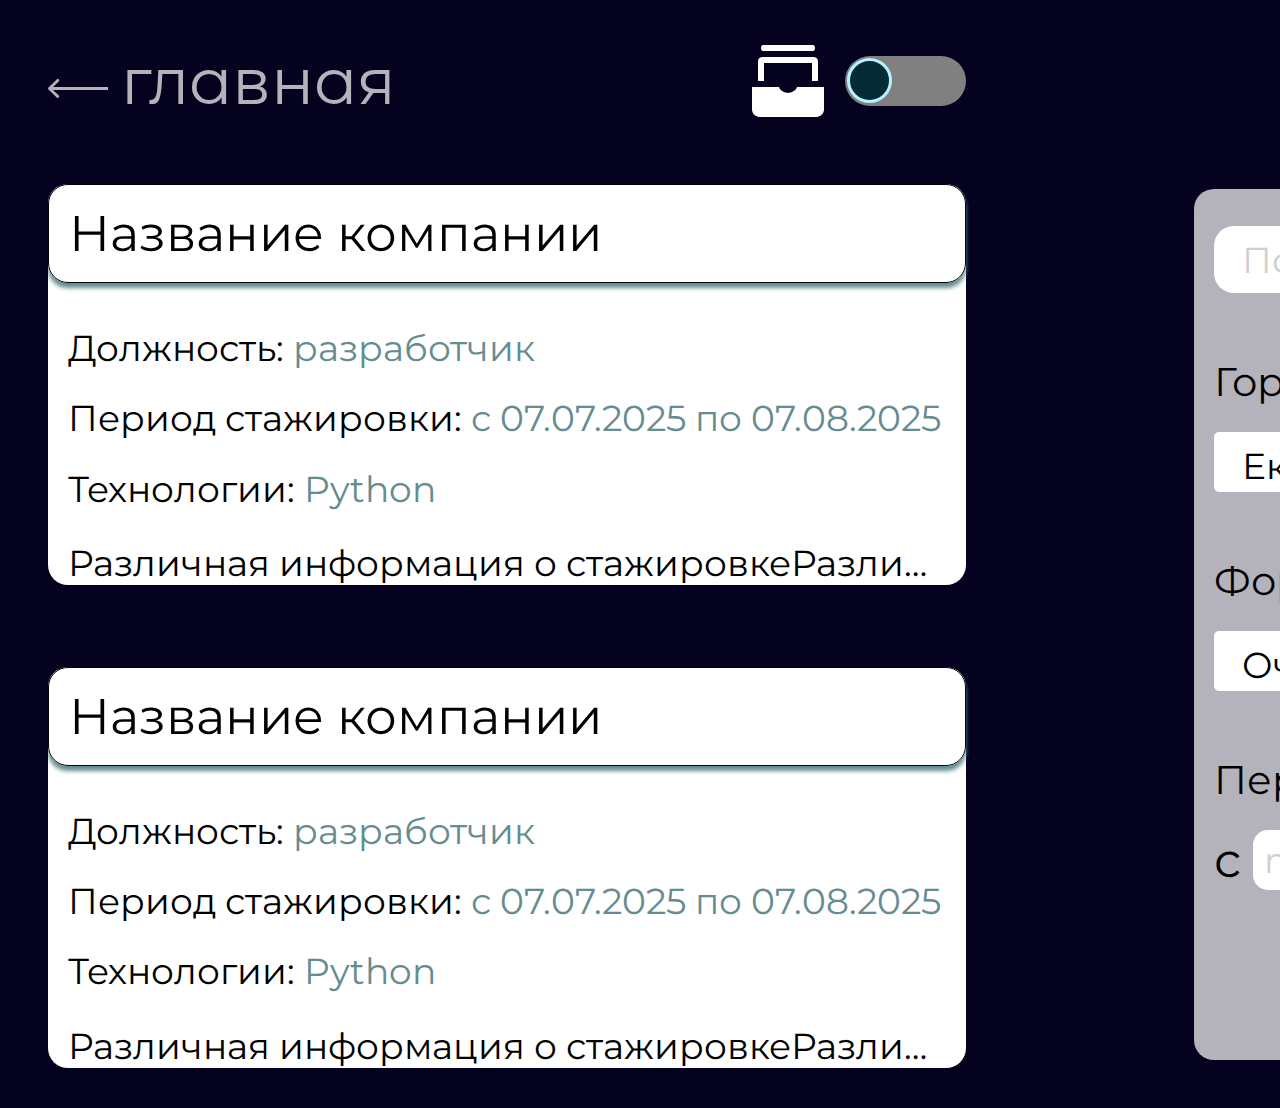
<file: front/second-page/second-page.html>
<!DOCTYPE html>
<html lang="ru">
  <head>
    <meta charset="UTF-8" />
    <meta name="viewport" content="width=device-width, initial-scale=1.0" />
    <link rel="preconnect" href="https://fonts.googleapis.com">
<link rel="preconnect" href="https://fonts.gstatic.com" crossorigin>
<link href="https://fonts.googleapis.com/css2?family=Lato:ital,wght@0,100;0,300;0,400;0,700;0,900;1,100;1,300;1,400;1,700;1,900&family=Montserrat+Alternates:ital,wght@0,100;0,200;0,300;0,400;0,500;0,600;0,700;0,800;0,900;1,100;1,200;1,300;1,400;1,500;1,600;1,700;1,800;1,900&family=Montserrat:ital,wght@0,100..900;1,100..900&display=swap" rel="stylesheet">
    <link rel="stylesheet" href="second-page.style.css" />
    <link rel="preconnect" href="https://fonts.googleapis.com">
<link rel="preconnect" href="https://fonts.gstatic.com" crossorigin>
<link href="https://fonts.googleapis.com/css2?family=Lato:ital,wght@0,100;0,300;0,400;0,700;0,900;1,100;1,300;1,400;1,700;1,900&family=Montserrat:ital,wght@0,100..900;1,100..900&display=swap" rel="stylesheet">
    <title>Стажировки</title>
  </head>
  <body>
    <main class="main">
      <section class="left-setion">
        <nav class="navigation">
          <div class="main-page-container" id="goToMainPage">
            <img
              class="main-page-link-icon"
              src="../assets/line.svg"
              width="60px"
            />
            <h1 class="main-page-title">главная</h1>
          </div>
          <div class="achiv-container">
            <img src="../assets/archiv.svg" width="73px" height="72px" />
            <div class="toggle-container">
              <input class="toggle-check" id="togle-check" type="checkbox" />
              <label class="toggle-btn" for="togle-check"></label>
            </div>
          </div>
        </nav>
        <div class="cards-container">
          <div class="company-card">
            <div class="company-card__title-container">
              <h3 class="title-container__title">Название компании</h3>
            </div>
            <div class="descreption-container">
              <p>Должность: <span>разработчик</span></p>
              <p>Период стажировки: <span>с 07.07.2025 по 07.08.2025</span></p>
              <p>Технологии: <span>Python</span></p>
              <div class="infa-desc">
                Различная информация о стажировкеРазличная информация о
                стажировкеРазличная информация о стажировкеРазличная информация
                о стажировкеРазличная информация о стажировкеРазличная информация о
                стажировкеРазличная информация о стажировкеРазличная информация
                о стажировке
              </div>
            </div>
        </div>
        
        <div class="company-card">
          <div class="company-card__title-container">
            <h3 class="title-container__title">Название компании</h3>
          </div>
          <div class="descreption-container">
            <p>Должность: <span>разработчик</span></p>
            <p>Период стажировки: <span>с 07.07.2025 по 07.08.2025</span></p>
            <p>Технологии: <span>Python</span></p>
            <div class="infa-desc">
              Различная информация о стажировкеРазличная информация о
              стажировкеРазличная информация о стажировкеРазличная информация
              о стажировкеРазличная информация о стажировкеРазличная информация о
              стажировкеРазличная информация о стажировкеРазличная информация
              о стажировке
            </div>
          </div>
      </div>
      <div class="company-card">
        <div class="company-card__title-container">
          <h3 class="title-container__title">Название компании</h3>
        </div>
        <div class="descreption-container">
          <p>Должность: <span>разработчик</span></p>
          <p>Период стажировки: <span>с 07.07.2025 по 07.08.2025</span></p>
          <p>Технологии: <span>Python</span></p>
          <div class="infa-desc">
            Различная информация о стажировкеРазличная информация о
            стажировкеРазличная информация о стажировкеРазличная информация
            о стажировкеРазличная информация о стажировкеРазличная информация о
            стажировкеРазличная информация о стажировкеРазличная информация
            о стажировке
          </div>
        </div>
    </div>
      </section>
      <section class="right-setion">
        <div class="filter-card">
          <input class="input-key-main" placeholder="По ключевым словам" />
          <div class="select-container">
            <h3 class="container-title">Город</h3>
            <select class="select-class" type="select">
              <option value="">Екатеринбург</option>
              <option value="dog">Екатеринбург</option>
              <option value="cat">Екатеринбург</option>
              <option value="hamster">Hamster</option>
            </select>
          </div>
          <div class="select-container">
            <h3 class="container-title">Формат стажировки</h3>
            <select class="select-class" type="select">
              <option value="">Очно</option>
              <option value="dog">Online</option>
            </select>
          </div>
          <div class="select-container">
            <h3 class="container-title">Период</h3>
            <div class="datetime-container">
              с
              <input class="datetime-input" type="date" />
              до
              <input class="datetime-input" type="date" />
            </div>
          </div>
          <button class="filer-btn">Применить фильтр</button>
        </div>
      </section>
    </main>
    <script src="secnd-page.script.js"></script>
  </body>
</html>
</file>
<file: front/second-page/second-page.style.css>
body {
  background: rgb(4, 2, 30);
  display: flex;
  flex-direction: column;
  align-items: start;
  justify-content: start;
  padding: 33px 40px 10px 40px;
  overflow: hidden;
}
.main {
  display: flex;
  gap: 113px;
  color: white;
}
.navigation {
  display: flex;
  width: 918px;
  height: 80px;
  justify-content: space-between;
  margin-bottom: 63px;
}
.cards-container {
  display: flex;
  max-height: 906px;
  flex-direction: column;
  gap: 35px;
  overflow-y: auto;
  overflow-x: hidden;
  height: 100%;
}
.cards-container::-webkit-scrollbar {
  width: 12px;
}
.cards-container::-webkit-scrollbar-thumb {
  border-radius: 1000px;
  background: rgb(255, 255, 255);
  border: 1px solid rgb(255, 255, 255);
}
.cards-container::-webkit-scrollbar-track {
  border-radius: 4px;
  background: rgb(152, 152, 152);
  border-style: none;
}
.company-card {
  border-radius: 20px;
  width: 918px;
  height: 470px;
  background: rgb(255, 255, 255);
  margin-bottom: 47px;
  margin-right: 115px;
}
.company-card__title-container {
  display: flex;
  align-items: center;
  height: 99px;
  padding: 0 0 0 20px;
  box-sizing: border-box;
  border: 1px solid rgb(0, 0, 0);
  border-radius: 20px;
  box-shadow: 0px 5px 4px 0px rgb(101, 140, 144);
}
.descreption-container {
  margin-top: 47px;
  padding-left: 20px;
  display: flex;
  flex-direction: column;
  gap: 16px;
}
.infa-desc {
  font-family: Montserrat;
  font-size: 36px;
  font-weight: 400;
  text-align: left;
  color: rgb(0, 0, 0);
  overflow: hidden;
  width: 878px;
  white-space: nowrap;
  text-overflow: ellipsis;
}
span {
  color: rgb(101, 140, 144);
}
p {
  line-height: 1;
  display: flex;
  align-items: center;
  height: 100%;
  margin-top: 0;
  margin-bottom: 0;

  display: block;
  height: 54.29px;
  padding: 0;
  box-sizing: border-box;
  font-family: Montserrat;
  font-size: 36px;
  font-weight: 400;
  text-align: left;
  color: rgb(0, 0, 0);
}
.title-container__title {
  color: rgb(0, 0, 0);
  font-family: Montserrat;
  font-size: 50px;
  font-weight: 400;
  text-align: left;
}
.main-page-container {
  display: flex;
  justify-content: center;
  align-items: center;
  gap: 13px;
}
.main-page-link-icon {
  margin-top: 15px;
}
.main-page-title {
  color: rgba(255, 253, 253, 0.7);
  font-family: Montserrat Alternates;
  font-size: 64px;
  font-weight: 400;
  line-height: 78px;
  letter-spacing: 10%;
  text-align: center;
}
.achiv-container {
  display: flex;
  align-items: center;
  justify-content: center;
  gap: 21px;
}

.toggle-container {
  position: relative;
}

.toggle-check {
  display: none;
}

.toggle-btn {
  box-sizing: border-box;
  padding: 0;
  margin: 0;
  display: block;
  padding: 4px;
  width: 121px;
  height: 50px;
  border-radius: 50px;
  background: gray;
  transition: background 240ms;
  position: relative;
}
.modal-navigation-btn{
  background: transparent;
  border: none;
  box-sizing: border-box;
  display: flex;
  align-items: center;
  justify-content: center;
}
.toggle-btn::after {
  content: "";
  position: absolute;
  top: 2px;
  left: 2px;
  width: 45px;
  height: 45px;
  border-radius: 50%;
  background-color: white;
  transition: transform 240ms, background-color 240ms;
  box-sizing: border-box;
  border: 3px solid rgb(182, 242, 255);
  background: rgb(5, 44, 53);
}

.toggle-check:checked + .toggle-btn {
  background: white;
}

.toggle-check:checked + .toggle-btn::after {
  box-sizing: border-box;
  border: 3px solid rgb(0, 208, 255);
  background: rgb(182, 242, 255);
  transform: translateX(71px);
}
.right-setion {
  margin-top: 148px;
  border-radius: 20px;
  background: rgba(255, 254, 254, 0.7);
  width: 679px;
  padding: 37px 20px 46px 20px;
  height: fit-content;
}
.filter-card {
  width: 100%;
  height: fit-content;
  display: flex;
  flex-direction: column;
  gap: 64px;
}
.input-key-main {
  width: 100%;
  border-radius: 20px;
  background: rgb(255, 255, 255);
  border: none;
  height: 67px;
  padding: 12px 10px 11px 28px;
  box-sizing: border-box;
  font-family: Montserrat;
  font-size: 36px;
  font-weight: 400;
  line-height: 44px;
  &::placeholder {
    line-height: 44px;
    color: rgba(195, 195, 195, 0.8);
    font-family: Montserrat;
    font-size: 36px;
    font-weight: 400;
    text-align: left;
  }
  &:focus {
    outline: 3px solid rgb(182, 242, 255);
  }
}
h3 {
  padding: 0;
  margin: 0;
}
.select-container {
  width: 100%;
  display: flex;
  flex-direction: column;
  gap: 26px;
}
.container-title {
  color: rgb(0, 0, 0);
  font-family: Montserrat;
  font-size: 40px;
  font-weight: 400;
  line-height: 49px;
  text-align: left;
}
.select-class {
  width: 100%;
  height: 60px;
  border-radius: 5px;
  background: rgb(255, 255, 255);
  box-sizing: border-box;
  font-family: Montserrat;
  font-size: 36px;
  font-weight: 400;
  line-height: 44px;
  border: none;
  padding: 12px 10px 11px 28px;
  appearance: none;
  -webkit-appearance: none;
  -moz-appearance: none;
  background-image: url("../assets/Expand\ Arrow.svg");
  background-repeat: no-repeat;
  background-position: right 12px center;
  background-size: 30px 30px;
  cursor: pointer;
  &:focus {
    outline: 3px solid rgb(182, 242, 255);
  }
}
.datetime-container {
  display: flex;
  align-items: center;
  gap: 12px;
  color: rgb(0, 0, 0);
  font-family: Montserrat;
  font-size: 48px;
  font-weight: 400;
  line-height: 59px;
  letter-spacing: 14%;
  text-align: center;
}
.datetime-input {
  color: rgba(195, 195, 195, 0.8);
  font-family: Montserrat;
  font-size: 36px;
  font-weight: 400;
  line-height: 44px;
  letter-spacing: 0%;
  text-align: center;
  width: 256px;
  height: 60px;
  border-radius: 15px;
  background: rgb(255, 255, 255);
  border: none;
  appearance: none;
  -webkit-appearance: none;
  -moz-appearance: none;
  padding: 0 10px 0 10px;
  &::-webkit-calendar-picker-indicator {
    width: 32.82px;
    height: 30px;
  }
  &:focus {
    outline: 3px solid rgb(182, 242, 255);
  }
}
.filer-btn {
  display: flex;
  align-items: center;
  justify-content: center;
  width: 525px;
  height: 60px;
  border-radius: 5px;
  border: none;
  background: rgb(182, 242, 255);
  color: rgb(0, 0, 0);
  font-family: Montserrat Alternates;
  font-size: 32px;
  font-weight: 400;
  line-height: 39px;
  letter-spacing: 0%;
  text-align: center;
  margin-left: 93px;
  &:hover{
    background: rgb(3, 117, 123);
  }
  &:focus, &:active{
    outline: 3px solid rgb(182, 242, 255);
  }
}
</file>
